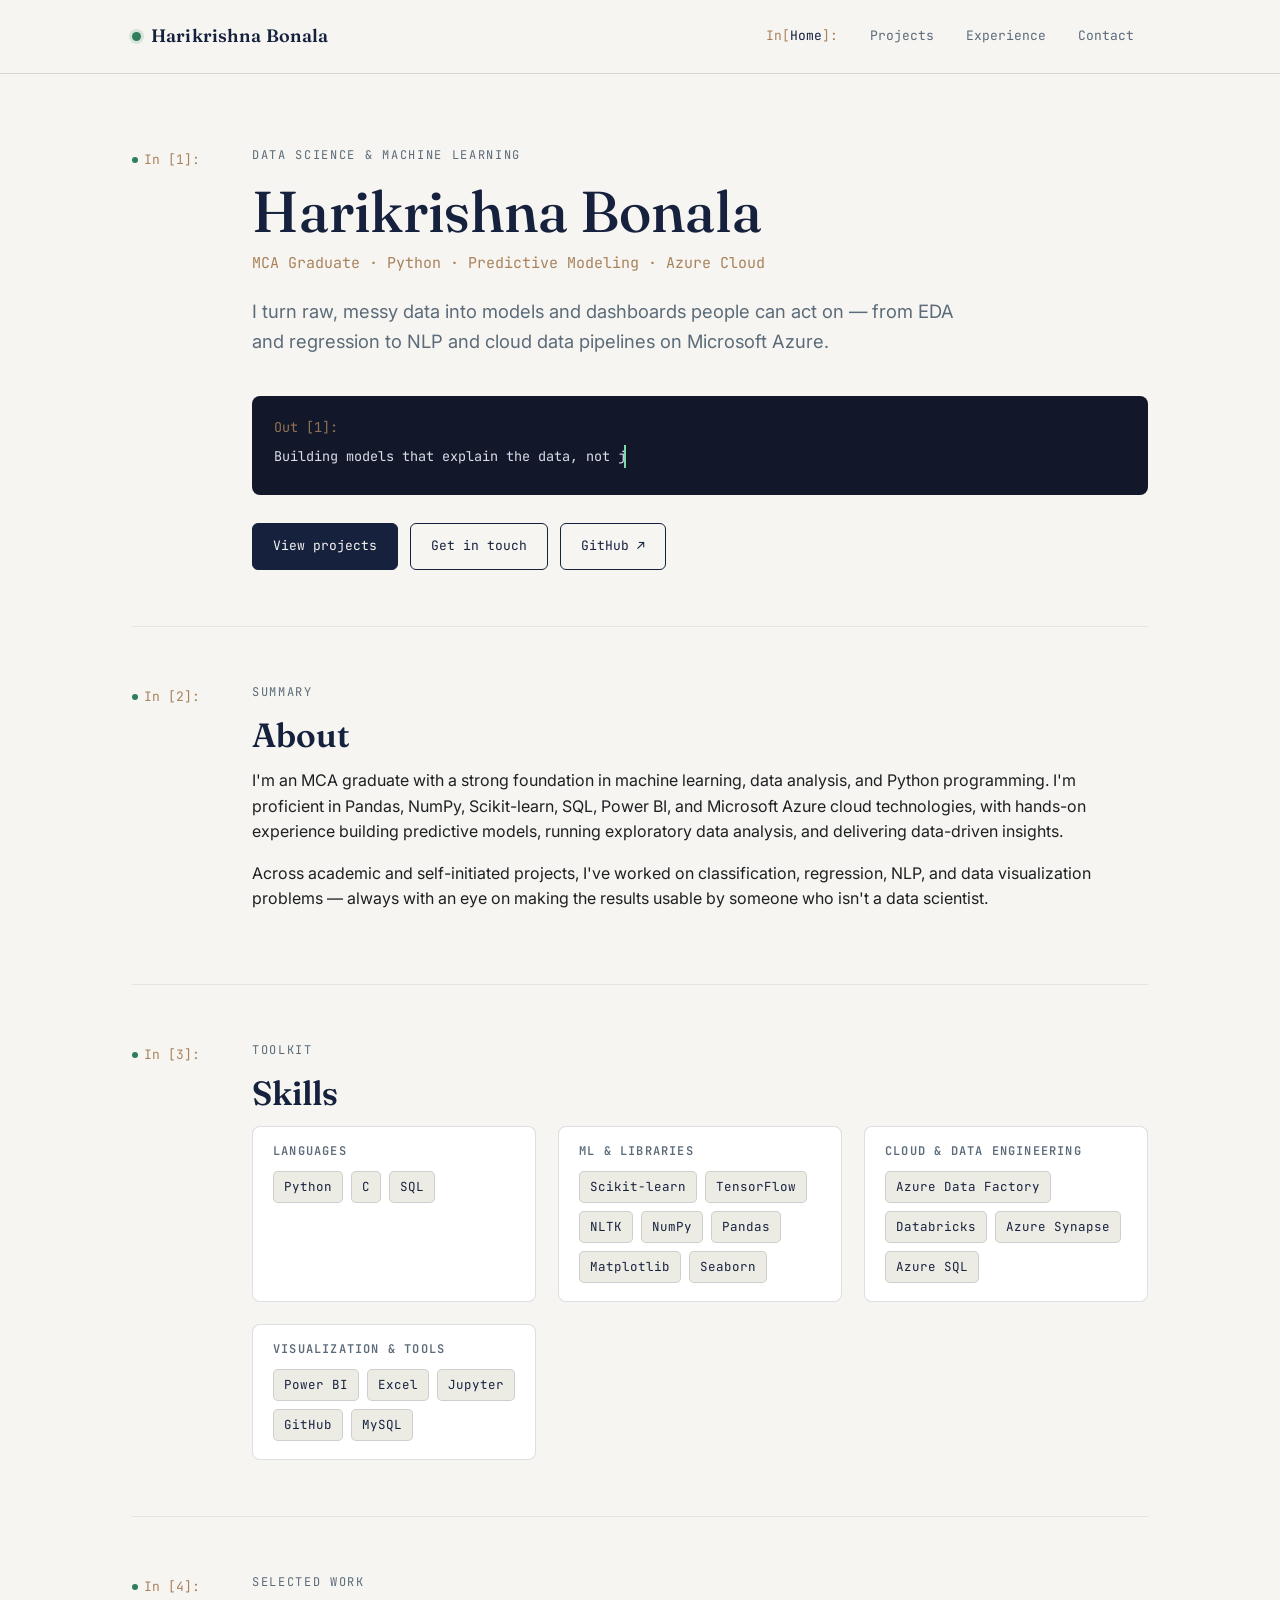
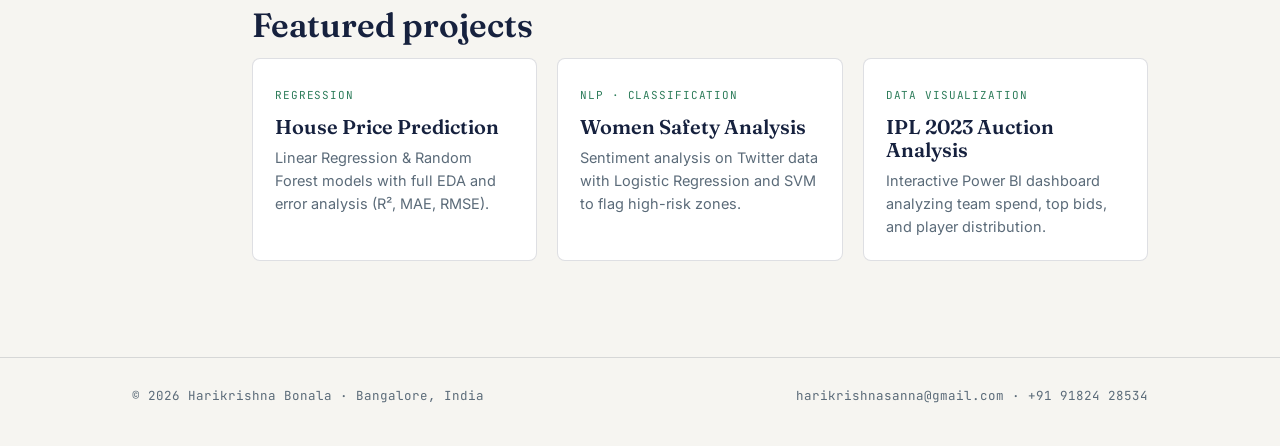
<file: index.html>
<!DOCTYPE html>
<html lang="en">
<head>
<meta charset="UTF-8" />
<meta name="viewport" content="width=device-width, initial-scale=1.0" />
<title>Harikrishna Bonala — Data Science &amp; Machine Learning</title>
<meta name="description" content="Portfolio of Harikrishna Bonala — MCA graduate specializing in machine learning, data analysis, and Python." />
<link rel="preconnect" href="https://fonts.googleapis.com">
<link href="https://fonts.googleapis.com/css2?family=Fraunces:wght@400;500;600&family=Inter:wght@400;500;600&family=JetBrains+Mono:wght@400;500&display=swap" rel="stylesheet">
<link rel="stylesheet" href="style.css" />
</head>
<body>

<header class="toolbar">
  <div class="toolbar-inner">
    <a class="brand" href="index.html">
      <span class="brand-dot" aria-hidden="true"></span>
      <span class="brand-name">Harikrishna Bonala</span>
    </a>
    <nav aria-label="Primary">
      <ul class="nav-links">
        <li><a href="index.html" class="active">Home</a></li>
        <li><a href="projects.html">Projects</a></li>
        <li><a href="experience.html">Experience</a></li>
        <li><a href="contact.html">Contact</a></li>
      </ul>
    </nav>
  </div>
</header>

<main class="page">

  <!-- HERO -->
  <section class="cell hero-cell">
    <div class="cell-marker"><span class="exec-dot" aria-hidden="true"></span>In&nbsp;[1]:</div>
    <div class="cell-body">
      <p class="eyebrow">Data Science &amp; Machine Learning</p>
      <h1 class="hero-name">Harikrishna Bonala</h1>
      <p class="hero-role">MCA Graduate · Python · Predictive Modeling · Azure Cloud</p>
      <p class="lede">I turn raw, messy data into models and dashboards people can act on — from EDA and regression to NLP and cloud data pipelines on Microsoft Azure.</p>

      <div class="hero-output" aria-hidden="false">
        <span class="out-label">Out [1]:</span>
        <span class="typed">Building models that explain the data, not just fit it.</span>
      </div>

      <div class="hero-actions">
        <a class="btn btn-solid" href="projects.html">View projects</a>
        <a class="btn" href="contact.html">Get in touch</a>
        <a class="btn" href="https://github.com/HariKrishna1-DS" target="_blank" rel="noopener">GitHub ↗</a>
      </div>
    </div>
  </section>

  <!-- ABOUT -->
  <section class="cell">
    <div class="cell-marker"><span class="exec-dot" aria-hidden="true"></span>In&nbsp;[2]:</div>
    <div class="cell-body">
      <p class="eyebrow">Summary</p>
      <h2>About</h2>
      <p>I'm an MCA graduate with a strong foundation in machine learning, data analysis, and Python programming. I'm proficient in Pandas, NumPy, Scikit-learn, SQL, Power BI, and Microsoft Azure cloud technologies, with hands-on experience building predictive models, running exploratory data analysis, and delivering data-driven insights.</p>
      <p>Across academic and self-initiated projects, I've worked on classification, regression, NLP, and data visualization problems — always with an eye on making the results usable by someone who isn't a data scientist.</p>
    </div>
  </section>

  <!-- SKILLS -->
  <section class="cell">
    <div class="cell-marker"><span class="exec-dot" aria-hidden="true"></span>In&nbsp;[3]:</div>
    <div class="cell-body">
      <p class="eyebrow">Toolkit</p>
      <h2>Skills</h2>
      <div class="skill-groups">
        <div class="skill-group">
          <h4>Languages</h4>
          <div class="chip-row">
            <span class="chip">Python</span>
            <span class="chip">C</span>
            <span class="chip">SQL</span>
          </div>
        </div>
        <div class="skill-group">
          <h4>ML &amp; Libraries</h4>
          <div class="chip-row">
            <span class="chip">Scikit-learn</span>
            <span class="chip">TensorFlow</span>
            <span class="chip">NLTK</span>
            <span class="chip">NumPy</span>
            <span class="chip">Pandas</span>
            <span class="chip">Matplotlib</span>
            <span class="chip">Seaborn</span>
          </div>
        </div>
        <div class="skill-group">
          <h4>Cloud &amp; Data Engineering</h4>
          <div class="chip-row">
            <span class="chip">Azure Data Factory</span>
            <span class="chip">Databricks</span>
            <span class="chip">Azure Synapse</span>
            <span class="chip">Azure SQL</span>
          </div>
        </div>
        <div class="skill-group">
          <h4>Visualization &amp; Tools</h4>
          <div class="chip-row">
            <span class="chip">Power BI</span>
            <span class="chip">Excel</span>
            <span class="chip">Jupyter</span>
            <span class="chip">GitHub</span>
            <span class="chip">MySQL</span>
          </div>
        </div>
      </div>
    </div>
  </section>

  <!-- FEATURED PROJECTS -->
  <section class="cell">
    <div class="cell-marker"><span class="exec-dot" aria-hidden="true"></span>In&nbsp;[4]:</div>
    <div class="cell-body">
      <p class="eyebrow">Selected work</p>
      <h2>Featured projects</h2>
      <div class="preview-grid">
        <a class="preview-card" href="projects.html#house-price">
          <span class="tag">Regression</span>
          <h3>House Price Prediction</h3>
          <p>Linear Regression &amp; Random Forest models with full EDA and error analysis (R², MAE, RMSE).</p>
        </a>
        <a class="preview-card" href="projects.html#women-safety">
          <span class="tag">NLP · Classification</span>
          <h3>Women Safety Analysis</h3>
          <p>Sentiment analysis on Twitter data with Logistic Regression and SVM to flag high-risk zones.</p>
        </a>
        <a class="preview-card" href="projects.html#ipl-auction">
          <span class="tag">Data Visualization</span>
          <h3>IPL 2023 Auction Analysis</h3>
          <p>Interactive Power BI dashboard analyzing team spend, top bids, and player distribution.</p>
        </a>
      </div>
    </div>
  </section>

</main>

<footer>
  <div class="footer-inner">
    <span>&copy; 2026 Harikrishna Bonala · Bangalore, India</span>
    <span><a href="mailto:harikrishnasanna@gmail.com">harikrishnasanna@gmail.com</a> · <a href="tel:+919182428534">+91 91824 28534</a></span>
  </div>
</footer>

<script src="script.js"></script>
</body>
</html>
</file>
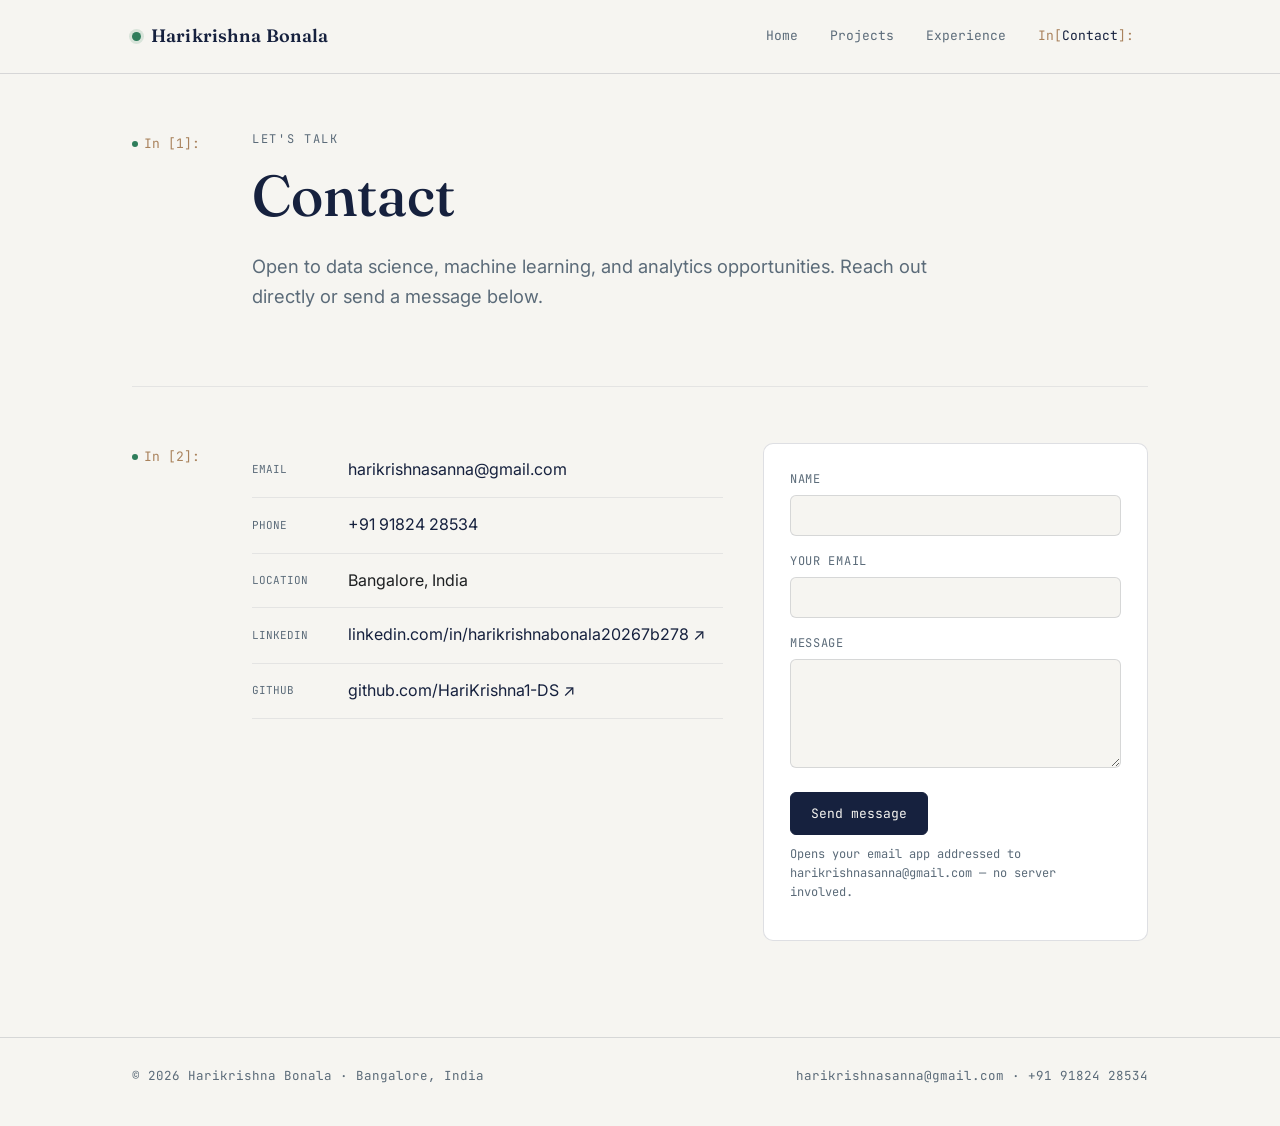
<file: contact.html>
<!DOCTYPE html>
<html lang="en">
<head>
<meta charset="UTF-8" />
<meta name="viewport" content="width=device-width, initial-scale=1.0" />
<title>Contact — Harikrishna Bonala</title>
<meta name="description" content="Get in touch with Harikrishna Bonala." />
<link rel="preconnect" href="https://fonts.googleapis.com">
<link href="https://fonts.googleapis.com/css2?family=Fraunces:wght@400;500;600&family=Inter:wght@400;500;600&family=JetBrains+Mono:wght@400;500&display=swap" rel="stylesheet">
<link rel="stylesheet" href="style.css" />
</head>
<body>

<header class="toolbar">
  <div class="toolbar-inner">
    <a class="brand" href="index.html">
      <span class="brand-dot" aria-hidden="true"></span>
      <span class="brand-name">Harikrishna Bonala</span>
    </a>
    <nav aria-label="Primary">
      <ul class="nav-links">
        <li><a href="index.html">Home</a></li>
        <li><a href="projects.html">Projects</a></li>
        <li><a href="experience.html">Experience</a></li>
        <li><a href="contact.html" class="active">Contact</a></li>
      </ul>
    </nav>
  </div>
</header>

<main class="page">

  <section class="cell">
    <div class="cell-marker"><span class="exec-dot" aria-hidden="true"></span>In&nbsp;[1]:</div>
    <div class="cell-body">
      <p class="eyebrow">Let's talk</p>
      <h1>Contact</h1>
      <p class="lede">Open to data science, machine learning, and analytics opportunities. Reach out directly or send a message below.</p>
    </div>
  </section>

  <section class="cell">
    <div class="cell-marker"><span class="exec-dot" aria-hidden="true"></span>In&nbsp;[2]:</div>
    <div class="cell-body">
      <div class="contact-grid">
        <div>
          <ul class="contact-list">
            <li><span class="contact-label">Email</span><a href="mailto:harikrishnasanna@gmail.com">harikrishnasanna@gmail.com</a></li>
            <li><span class="contact-label">Phone</span><a href="tel:+919182428534">+91 91824 28534</a></li>
            <li><span class="contact-label">Location</span><span>Bangalore, India</span></li>
            <li><span class="contact-label">LinkedIn</span><a href="https://linkedin.com/in/harikrishnabonala20267b278" target="_blank" rel="noopener">linkedin.com/in/harikrishnabonala20267b278 ↗</a></li>
            <li><span class="contact-label">GitHub</span><a href="https://github.com/HariKrishna1-DS" target="_blank" rel="noopener">github.com/HariKrishna1-DS ↗</a></li>
          </ul>
        </div>

        <form class="form-cell" id="contact-form">
          <div class="form-row">
            <label for="name">Name</label>
            <input type="text" id="name" name="name" required />
          </div>
          <div class="form-row">
            <label for="email">Your email</label>
            <input type="email" id="email" name="email" required />
          </div>
          <div class="form-row">
            <label for="message">Message</label>
            <textarea id="message" name="message" rows="5" required></textarea>
          </div>
          <button type="submit" class="btn btn-solid">Send message</button>
          <p class="form-note">Opens your email app addressed to harikrishnasanna@gmail.com — no server involved.</p>
        </form>
      </div>
    </div>
  </section>

</main>

<footer>
  <div class="footer-inner">
    <span>&copy; 2026 Harikrishna Bonala · Bangalore, India</span>
    <span><a href="mailto:harikrishnasanna@gmail.com">harikrishnasanna@gmail.com</a> · <a href="tel:+919182428534">+91 91824 28534</a></span>
  </div>
</footer>

<script src="script.js"></script>
</body>
</html>
</file>
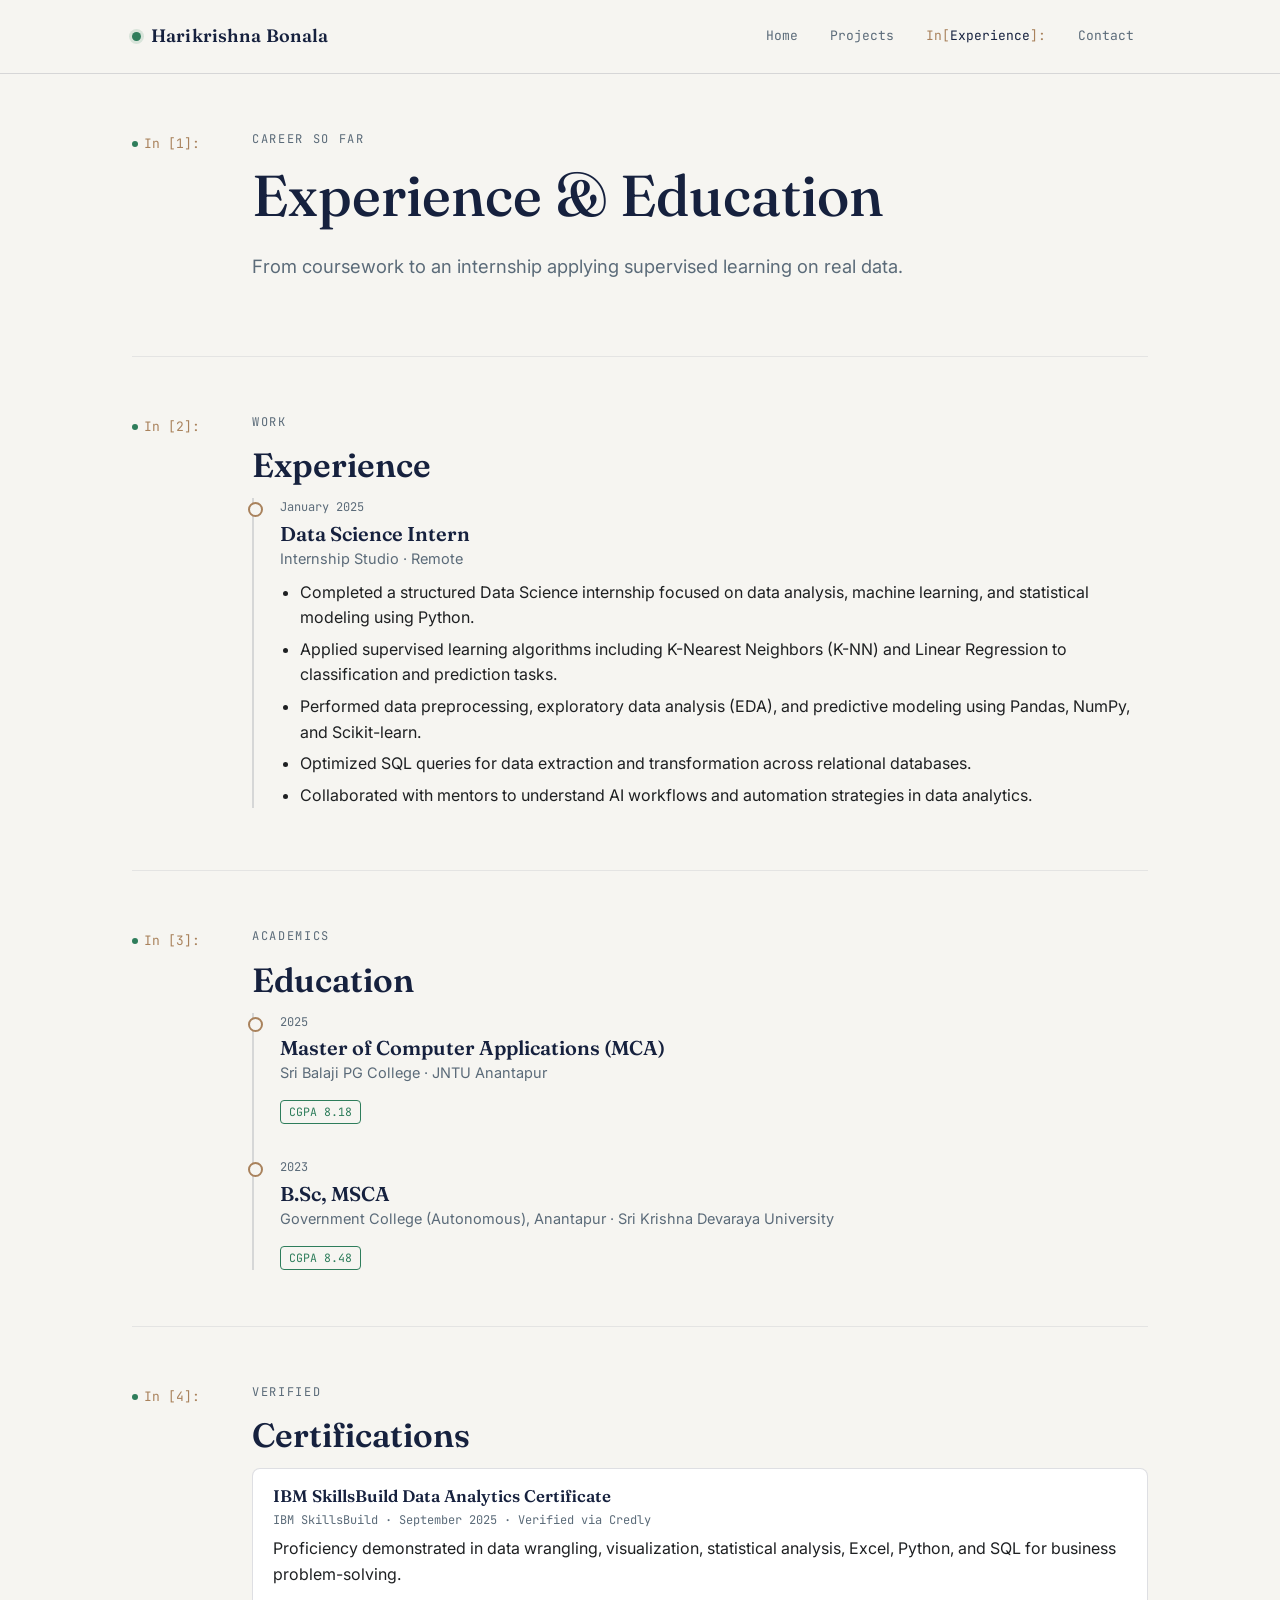
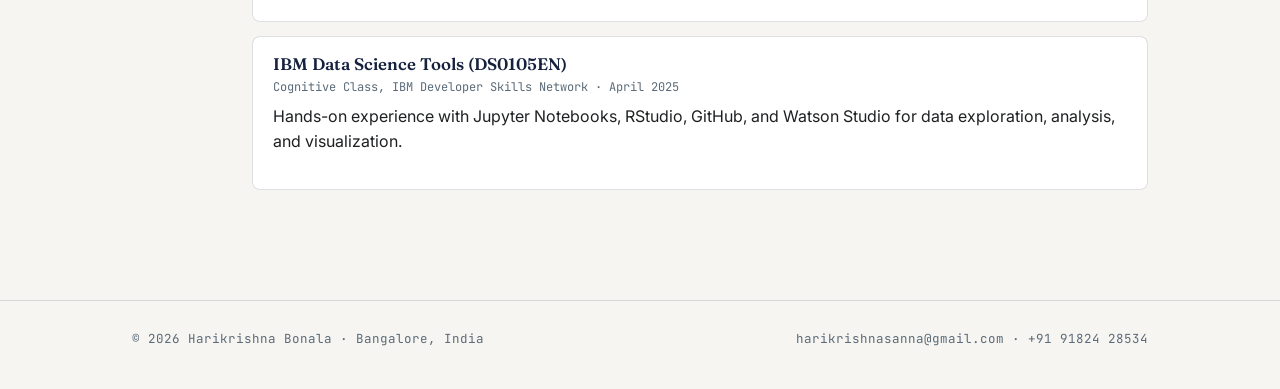
<file: experience.html>
<!DOCTYPE html>
<html lang="en">
<head>
<meta charset="UTF-8" />
<meta name="viewport" content="width=device-width, initial-scale=1.0" />
<title>Experience — Harikrishna Bonala</title>
<meta name="description" content="Education, internship experience, and certifications of Harikrishna Bonala." />
<link rel="preconnect" href="https://fonts.googleapis.com">
<link href="https://fonts.googleapis.com/css2?family=Fraunces:wght@400;500;600&family=Inter:wght@400;500;600&family=JetBrains+Mono:wght@400;500&display=swap" rel="stylesheet">
<link rel="stylesheet" href="style.css" />
</head>
<body>

<header class="toolbar">
  <div class="toolbar-inner">
    <a class="brand" href="index.html">
      <span class="brand-dot" aria-hidden="true"></span>
      <span class="brand-name">Harikrishna Bonala</span>
    </a>
    <nav aria-label="Primary">
      <ul class="nav-links">
        <li><a href="index.html">Home</a></li>
        <li><a href="projects.html">Projects</a></li>
        <li><a href="experience.html" class="active">Experience</a></li>
        <li><a href="contact.html">Contact</a></li>
      </ul>
    </nav>
  </div>
</header>

<main class="page">

  <section class="cell">
    <div class="cell-marker"><span class="exec-dot" aria-hidden="true"></span>In&nbsp;[1]:</div>
    <div class="cell-body">
      <p class="eyebrow">Career so far</p>
      <h1>Experience &amp; Education</h1>
      <p class="lede">From coursework to an internship applying supervised learning on real data.</p>
    </div>
  </section>

  <section class="cell">
    <div class="cell-marker"><span class="exec-dot" aria-hidden="true"></span>In&nbsp;[2]:</div>
    <div class="cell-body">
      <p class="eyebrow">Work</p>
      <h2>Experience</h2>
      <div class="timeline">
        <div class="tl-item">
          <span class="tl-date">January 2025</span>
          <h3>Data Science Intern</h3>
          <p class="tl-sub">Internship Studio · Remote</p>
          <ul>
            <li>Completed a structured Data Science internship focused on data analysis, machine learning, and statistical modeling using Python.</li>
            <li>Applied supervised learning algorithms including K-Nearest Neighbors (K-NN) and Linear Regression to classification and prediction tasks.</li>
            <li>Performed data preprocessing, exploratory data analysis (EDA), and predictive modeling using Pandas, NumPy, and Scikit-learn.</li>
            <li>Optimized SQL queries for data extraction and transformation across relational databases.</li>
            <li>Collaborated with mentors to understand AI workflows and automation strategies in data analytics.</li>
          </ul>
        </div>
      </div>
    </div>
  </section>

  <section class="cell">
    <div class="cell-marker"><span class="exec-dot" aria-hidden="true"></span>In&nbsp;[3]:</div>
    <div class="cell-body">
      <p class="eyebrow">Academics</p>
      <h2>Education</h2>
      <div class="timeline">
        <div class="tl-item">
          <span class="tl-date">2025</span>
          <h3>Master of Computer Applications (MCA)</h3>
          <p class="tl-sub">Sri Balaji PG College · JNTU Anantapur</p>
          <span class="cgpa-tag">CGPA 8.18</span>
        </div>
        <div class="tl-item">
          <span class="tl-date">2023</span>
          <h3>B.Sc, MSCA</h3>
          <p class="tl-sub">Government College (Autonomous), Anantapur · Sri Krishna Devaraya University</p>
          <span class="cgpa-tag">CGPA 8.48</span>
        </div>
      </div>
    </div>
  </section>

  <section class="cell">
    <div class="cell-marker"><span class="exec-dot" aria-hidden="true"></span>In&nbsp;[4]:</div>
    <div class="cell-body">
      <p class="eyebrow">Verified</p>
      <h2>Certifications</h2>

      <div class="cert-card">
        <h4>IBM SkillsBuild Data Analytics Certificate</h4>
        <span class="cert-meta">IBM SkillsBuild · September 2025 · Verified via Credly</span>
        <p>Proficiency demonstrated in data wrangling, visualization, statistical analysis, Excel, Python, and SQL for business problem-solving.</p>
      </div>

      <div class="cert-card">
        <h4>IBM Data Science Tools (DS0105EN)</h4>
        <span class="cert-meta">Cognitive Class, IBM Developer Skills Network · April 2025</span>
        <p>Hands-on experience with Jupyter Notebooks, RStudio, GitHub, and Watson Studio for data exploration, analysis, and visualization.</p>
      </div>
    </div>
  </section>

</main>

<footer>
  <div class="footer-inner">
    <span>&copy; 2026 Harikrishna Bonala · Bangalore, India</span>
    <span><a href="mailto:harikrishnasanna@gmail.com">harikrishnasanna@gmail.com</a> · <a href="tel:+919182428534">+91 91824 28534</a></span>
  </div>
</footer>

<script src="script.js"></script>
</body>
</html>
</file>
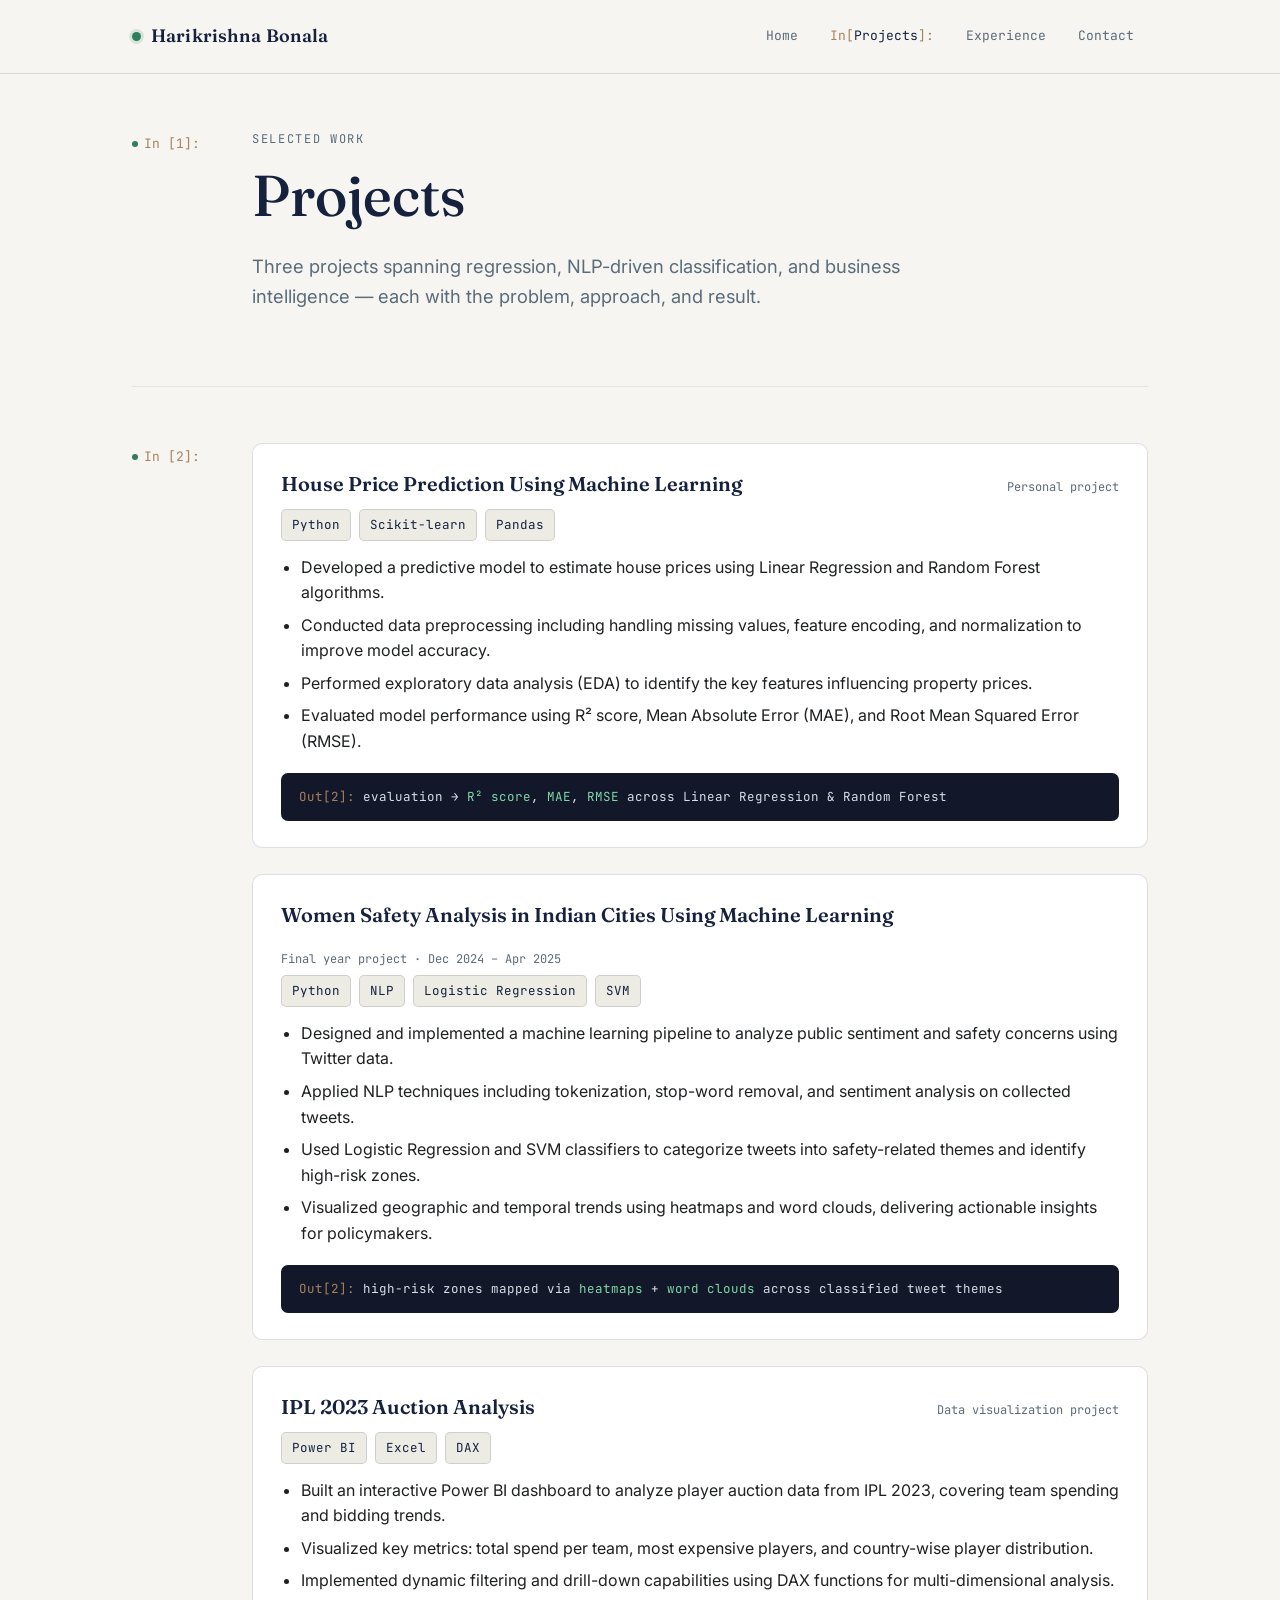
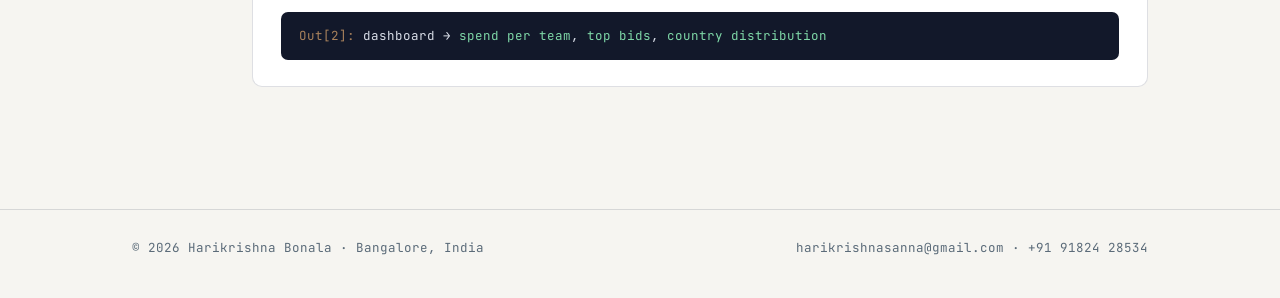
<file: projects.html>
<!DOCTYPE html>
<html lang="en">
<head>
<meta charset="UTF-8" />
<meta name="viewport" content="width=device-width, initial-scale=1.0" />
<title>Projects — Harikrishna Bonala</title>
<meta name="description" content="Machine learning and data analysis projects by Harikrishna Bonala." />
<link rel="preconnect" href="https://fonts.googleapis.com">
<link href="https://fonts.googleapis.com/css2?family=Fraunces:wght@400;500;600&family=Inter:wght@400;500;600&family=JetBrains+Mono:wght@400;500&display=swap" rel="stylesheet">
<link rel="stylesheet" href="style.css" />
</head>
<body>

<header class="toolbar">
  <div class="toolbar-inner">
    <a class="brand" href="index.html">
      <span class="brand-dot" aria-hidden="true"></span>
      <span class="brand-name">Harikrishna Bonala</span>
    </a>
    <nav aria-label="Primary">
      <ul class="nav-links">
        <li><a href="index.html">Home</a></li>
        <li><a href="projects.html" class="active">Projects</a></li>
        <li><a href="experience.html">Experience</a></li>
        <li><a href="contact.html">Contact</a></li>
      </ul>
    </nav>
  </div>
</header>

<main class="page">

  <section class="cell">
    <div class="cell-marker"><span class="exec-dot" aria-hidden="true"></span>In&nbsp;[1]:</div>
    <div class="cell-body">
      <p class="eyebrow">Selected work</p>
      <h1>Projects</h1>
      <p class="lede">Three projects spanning regression, NLP-driven classification, and business intelligence — each with the problem, approach, and result.</p>
    </div>
  </section>

  <section class="cell">
    <div class="cell-marker"><span class="exec-dot" aria-hidden="true"></span>In&nbsp;[2]:</div>
    <div class="cell-body">

      <article class="project" id="house-price">
        <div class="project-head">
          <h3>House Price Prediction Using Machine Learning</h3>
          <span class="project-meta">Personal project</span>
        </div>
        <div class="stack-row">
          <span class="chip">Python</span>
          <span class="chip">Scikit-learn</span>
          <span class="chip">Pandas</span>
        </div>
        <ul>
          <li>Developed a predictive model to estimate house prices using Linear Regression and Random Forest algorithms.</li>
          <li>Conducted data preprocessing including handling missing values, feature encoding, and normalization to improve model accuracy.</li>
          <li>Performed exploratory data analysis (EDA) to identify the key features influencing property prices.</li>
          <li>Evaluated model performance using R² score, Mean Absolute Error (MAE), and Root Mean Squared Error (RMSE).</li>
        </ul>
        <div class="output-block">
          <span class="out-tag">Out[2]:</span> evaluation → <span class="out-metric">R² score</span>, <span class="out-metric">MAE</span>, <span class="out-metric">RMSE</span> across Linear Regression &amp; Random Forest
        </div>
      </article>

      <article class="project" id="women-safety">
        <div class="project-head">
          <h3>Women Safety Analysis in Indian Cities Using Machine Learning</h3>
          <span class="project-meta">Final year project · Dec 2024 – Apr 2025</span>
        </div>
        <div class="stack-row">
          <span class="chip">Python</span>
          <span class="chip">NLP</span>
          <span class="chip">Logistic Regression</span>
          <span class="chip">SVM</span>
        </div>
        <ul>
          <li>Designed and implemented a machine learning pipeline to analyze public sentiment and safety concerns using Twitter data.</li>
          <li>Applied NLP techniques including tokenization, stop-word removal, and sentiment analysis on collected tweets.</li>
          <li>Used Logistic Regression and SVM classifiers to categorize tweets into safety-related themes and identify high-risk zones.</li>
          <li>Visualized geographic and temporal trends using heatmaps and word clouds, delivering actionable insights for policymakers.</li>
        </ul>
        <div class="output-block">
          <span class="out-tag">Out[2]:</span> high-risk zones mapped via <span class="out-metric">heatmaps</span> + <span class="out-metric">word clouds</span> across classified tweet themes
        </div>
      </article>

      <article class="project" id="ipl-auction">
        <div class="project-head">
          <h3>IPL 2023 Auction Analysis</h3>
          <span class="project-meta">Data visualization project</span>
        </div>
        <div class="stack-row">
          <span class="chip">Power BI</span>
          <span class="chip">Excel</span>
          <span class="chip">DAX</span>
        </div>
        <ul>
          <li>Built an interactive Power BI dashboard to analyze player auction data from IPL 2023, covering team spending and bidding trends.</li>
          <li>Visualized key metrics: total spend per team, most expensive players, and country-wise player distribution.</li>
          <li>Implemented dynamic filtering and drill-down capabilities using DAX functions for multi-dimensional analysis.</li>
        </ul>
        <div class="output-block">
          <span class="out-tag">Out[2]:</span> dashboard → <span class="out-metric">spend per team</span>, <span class="out-metric">top bids</span>, <span class="out-metric">country distribution</span>
        </div>
      </article>

    </div>
  </section>

</main>

<footer>
  <div class="footer-inner">
    <span>&copy; 2026 Harikrishna Bonala · Bangalore, India</span>
    <span><a href="mailto:harikrishnasanna@gmail.com">harikrishnasanna@gmail.com</a> · <a href="tel:+919182428534">+91 91824 28534</a></span>
  </div>
</footer>

<script src="script.js"></script>
</body>
</html>
</file>
<file: style.css>
/* ============================================================
   Harikrishna Bonala — Portfolio
   Design concept: the page reads like an executed Jupyter
   notebook. Every section is a "cell" with an In[n]: gutter
   label and a monospace execution marker. Content sections
   feel like markdown cells; project results feel like cell
   output blocks.
   ============================================================ */

:root {
  --ink: #16213e;
  --paper: #f6f5f1;
  --paper-dim: #ececE4;
  --slate: #5b6b79;
  --brass: #a9825c;
  --signal: #2e7d5b;
  --text: #1e2022;
  --line: rgba(22, 33, 62, 0.14);
  --line-soft: rgba(22, 33, 62, 0.08);
  --output-bg: #12182a;
  --output-text: #d9dee8;
  --output-accent: #7fd8a8;

  --font-display: "Fraunces", "Iowan Old Style", serif;
  --font-body: "Inter", "Segoe UI", sans-serif;
  --font-mono: "JetBrains Mono", "SFMono-Regular", monospace;
}

* { box-sizing: border-box; }

html {
  scroll-behavior: smooth;
}

body {
  margin: 0;
  background: var(--paper);
  color: var(--text);
  font-family: var(--font-body);
  font-size: 16px;
  line-height: 1.6;
  -webkit-font-smoothing: antialiased;
}

@media (prefers-reduced-motion: reduce) {
  * { animation-duration: 0.01ms !important; animation-iteration-count: 1 !important; transition-duration: 0.01ms !important; scroll-behavior: auto !important; }
}

a { color: inherit; }

::selection { background: var(--brass); color: var(--paper); }

img { max-width: 100%; display: block; }

/* ---------- Layout shell ---------- */

.page {
  max-width: 1080px;
  margin: 0 auto;
  padding: 0 32px;
}

/* ---------- Top nav: looks like a notebook toolbar ---------- */

.toolbar {
  border-bottom: 1px solid var(--line);
  background: var(--paper);
  position: sticky;
  top: 0;
  z-index: 40;
  backdrop-filter: blur(6px);
  background: rgba(246, 245, 241, 0.92);
}

.toolbar-inner {
  max-width: 1080px;
  margin: 0 auto;
  padding: 18px 32px;
  display: flex;
  align-items: center;
  justify-content: space-between;
  gap: 24px;
}

.brand {
  display: flex;
  align-items: center;
  gap: 10px;
  font-family: var(--font-mono);
  font-size: 14px;
  text-decoration: none;
  color: var(--ink);
  letter-spacing: 0.01em;
}

.brand-dot {
  width: 9px;
  height: 9px;
  border-radius: 50%;
  background: var(--signal);
  box-shadow: 0 0 0 3px rgba(46, 125, 91, 0.15);
  flex-shrink: 0;
}

.brand-name {
  font-family: var(--font-display);
  font-size: 18px;
  font-weight: 600;
  color: var(--ink);
}

.nav-links {
  display: flex;
  gap: 4px;
  list-style: none;
  margin: 0;
  padding: 0;
  font-family: var(--font-mono);
  font-size: 13px;
}

.nav-links a {
  display: inline-block;
  padding: 8px 14px;
  text-decoration: none;
  color: var(--slate);
  border-radius: 4px;
  transition: color 0.15s ease, background 0.15s ease;
}

.nav-links a:hover { color: var(--ink); background: var(--paper-dim); }
.nav-links a.active { color: var(--ink); }
.nav-links a.active::before { content: "In["; color: var(--brass); }
.nav-links a.active::after { content: "]:"; color: var(--brass); }

.nav-toggle {
  display: none;
}

/* ---------- Notebook cell primitive ---------- */

.cell {
  display: grid;
  grid-template-columns: 92px 1fr;
  gap: 0 28px;
  padding: 56px 0;
  border-bottom: 1px solid var(--line-soft);
}

.cell:last-of-type { border-bottom: none; }

.cell-marker {
  font-family: var(--font-mono);
  font-size: 13px;
  color: var(--brass);
  padding-top: 4px;
  white-space: nowrap;
}

.cell-marker .exec-dot {
  display: inline-block;
  width: 6px;
  height: 6px;
  border-radius: 50%;
  background: var(--signal);
  margin-right: 6px;
  transform: translateY(-1px);
}

.cell-body { min-width: 0; }

.eyebrow {
  font-family: var(--font-mono);
  font-size: 12px;
  text-transform: uppercase;
  letter-spacing: 0.14em;
  color: var(--slate);
  margin: 0 0 14px;
}

h1, h2, h3, h4 {
  font-family: var(--font-display);
  color: var(--ink);
  margin: 0 0 0.4em;
  font-weight: 600;
  line-height: 1.15;
}

h1 { font-size: clamp(2.4rem, 5vw, 3.6rem); font-weight: 500; }
h2 { font-size: clamp(1.6rem, 3vw, 2.1rem); }
h3 { font-size: 1.25rem; }

p { margin: 0 0 1em; color: var(--text); }

.lede {
  font-size: 1.15rem;
  color: var(--slate);
  max-width: 60ch;
}

/* ---------- Hero (index only) ---------- */

.hero-cell { padding-top: 72px; }

.hero-name {
  margin-bottom: 6px;
}

.hero-role {
  font-family: var(--font-mono);
  font-size: 15px;
  color: var(--brass);
  margin-bottom: 22px;
}

.hero-actions {
  display: flex;
  flex-wrap: wrap;
  gap: 12px;
  margin-top: 28px;
}

.btn {
  font-family: var(--font-mono);
  font-size: 13px;
  text-decoration: none;
  padding: 12px 20px;
  border-radius: 6px;
  border: 1px solid var(--ink);
  color: var(--ink);
  transition: transform 0.15s ease, background 0.15s ease, color 0.15s ease;
  display: inline-flex;
  align-items: center;
  gap: 8px;
}

.btn:hover { background: var(--ink); color: var(--paper); }

.btn-solid {
  background: var(--ink);
  color: var(--paper);
}

.btn-solid:hover { background: #0d1530; }

/* animated output block under hero */

.hero-output {
  margin-top: 40px;
  background: var(--output-bg);
  color: var(--output-text);
  border-radius: 8px;
  padding: 20px 22px;
  font-family: var(--font-mono);
  font-size: 13.5px;
  line-height: 1.7;
  overflow: hidden;
  position: relative;
}

.hero-output .out-label {
  color: var(--brass);
  opacity: 0.85;
  margin-bottom: 6px;
  display: block;
}

.hero-output .typed {
  border-right: 2px solid var(--output-accent);
  white-space: nowrap;
  overflow: hidden;
  display: inline-block;
  animation: type-in 2.1s steps(44, end) 0.3s 1 both, blink-caret 0.85s step-end infinite;
}

@keyframes type-in { from { width: 0; } to { width: 44ch; } }
@keyframes blink-caret { 50% { border-color: transparent; } }

.hero-output .stat-line { color: var(--output-accent); }

/* ---------- Skills ---------- */

.skill-groups {
  display: grid;
  grid-template-columns: repeat(auto-fit, minmax(230px, 1fr));
  gap: 22px;
  margin-top: 8px;
}

.skill-group {
  border: 1px solid var(--line);
  border-radius: 8px;
  padding: 18px 20px;
  background: #fff;
}

.skill-group h4 {
  font-family: var(--font-mono);
  font-size: 12px;
  text-transform: uppercase;
  letter-spacing: 0.1em;
  color: var(--slate);
  margin-bottom: 12px;
  font-weight: 600;
}

.chip-row {
  display: flex;
  flex-wrap: wrap;
  gap: 8px;
}

.chip {
  font-family: var(--font-mono);
  font-size: 12.5px;
  padding: 5px 10px;
  border-radius: 5px;
  background: var(--paper-dim);
  color: var(--ink);
  border: 1px solid var(--line);
}

/* ---------- Preview project cards on home ---------- */

.preview-grid {
  display: grid;
  grid-template-columns: repeat(auto-fit, minmax(260px, 1fr));
  gap: 20px;
  margin-top: 8px;
}

.preview-card {
  border: 1px solid var(--line);
  border-radius: 8px;
  padding: 22px;
  background: #fff;
  text-decoration: none;
  color: inherit;
  transition: transform 0.18s ease, box-shadow 0.18s ease, border-color 0.18s ease;
  display: block;
}

.preview-card:hover {
  transform: translateY(-3px);
  box-shadow: 0 10px 24px rgba(22, 33, 62, 0.08);
  border-color: var(--brass);
}

.preview-card .tag {
  font-family: var(--font-mono);
  font-size: 11px;
  color: var(--signal);
  text-transform: uppercase;
  letter-spacing: 0.08em;
}

.preview-card h3 { margin: 8px 0 8px; }
.preview-card p { color: var(--slate); font-size: 14.5px; margin-bottom: 0; }

/* ---------- Full project entries (projects page) ---------- */

.project {
  border: 1px solid var(--line);
  border-radius: 10px;
  background: #fff;
  padding: 28px 28px 26px;
  margin-bottom: 26px;
}

.project-head {
  display: flex;
  justify-content: space-between;
  align-items: baseline;
  gap: 16px;
  flex-wrap: wrap;
  margin-bottom: 6px;
}

.project-meta {
  font-family: var(--font-mono);
  font-size: 12px;
  color: var(--slate);
}

.project ul {
  margin: 14px 0 18px;
  padding-left: 20px;
}

.project li { margin-bottom: 7px; color: var(--text); }

.stack-row {
  display: flex;
  flex-wrap: wrap;
  gap: 8px;
  margin-bottom: 6px;
}

.output-block {
  background: var(--output-bg);
  color: var(--output-text);
  border-radius: 7px;
  padding: 14px 18px;
  font-family: var(--font-mono);
  font-size: 12.5px;
  margin-top: 4px;
}

.output-block .out-tag { color: var(--brass); }
.output-block .out-metric { color: var(--output-accent); }

/* ---------- Timeline (experience page) ---------- */

.timeline {
  position: relative;
  padding-left: 26px;
  border-left: 2px solid var(--line);
}

.tl-item {
  position: relative;
  padding-bottom: 34px;
}

.tl-item:last-child { padding-bottom: 0; }

.tl-item::before {
  content: "";
  position: absolute;
  left: -32px;
  top: 4px;
  width: 11px;
  height: 11px;
  border-radius: 50%;
  background: var(--paper);
  border: 2px solid var(--brass);
}

.tl-date {
  font-family: var(--font-mono);
  font-size: 12px;
  color: var(--slate);
  margin-bottom: 4px;
  display: block;
}

.tl-item h3 { margin-bottom: 2px; }
.tl-sub { color: var(--slate); font-size: 14.5px; margin-bottom: 10px; }

.tl-item ul { padding-left: 20px; margin: 10px 0 0; }
.tl-item li { margin-bottom: 6px; }

.cgpa-tag {
  display: inline-block;
  font-family: var(--font-mono);
  font-size: 11.5px;
  color: var(--signal);
  border: 1px solid var(--signal);
  border-radius: 4px;
  padding: 2px 8px;
  margin-top: 6px;
}

.cert-card {
  border: 1px solid var(--line);
  border-radius: 8px;
  padding: 18px 20px;
  background: #fff;
  margin-bottom: 14px;
}

.cert-card h4 { font-family: var(--font-display); font-size: 1.05rem; margin-bottom: 4px; color: var(--ink); }
.cert-card .cert-meta { font-family: var(--font-mono); font-size: 12px; color: var(--slate); margin-bottom: 6px; display: block;}

/* ---------- Contact page ---------- */

.contact-grid {
  display: grid;
  grid-template-columns: 1.1fr 0.9fr;
  gap: 40px;
}

@media (max-width: 720px) {
  .contact-grid { grid-template-columns: 1fr; }
}

.contact-list {
  list-style: none;
  padding: 0;
  margin: 0;
}

.contact-list li {
  display: flex;
  align-items: center;
  gap: 12px;
  padding: 14px 0;
  border-bottom: 1px solid var(--line-soft);
}

.contact-label {
  font-family: var(--font-mono);
  font-size: 11px;
  text-transform: uppercase;
  color: var(--slate);
  width: 84px;
  flex-shrink: 0;
}

.contact-list a {
  text-decoration: none;
  color: var(--ink);
  border-bottom: 1px solid transparent;
  transition: border-color 0.15s ease, color 0.15s ease;
}

.contact-list a:hover { border-color: var(--brass); color: var(--brass); }

.form-cell {
  background: #fff;
  border: 1px solid var(--line);
  border-radius: 10px;
  padding: 26px;
}

.form-row { margin-bottom: 16px; }

.form-row label {
  display: block;
  font-family: var(--font-mono);
  font-size: 12px;
  text-transform: uppercase;
  letter-spacing: 0.06em;
  color: var(--slate);
  margin-bottom: 6px;
}

.form-row input,
.form-row textarea {
  width: 100%;
  font-family: var(--font-body);
  font-size: 14.5px;
  padding: 11px 13px;
  border: 1px solid var(--line);
  border-radius: 6px;
  background: var(--paper);
  color: var(--text);
  resize: vertical;
}

.form-row input:focus,
.form-row textarea:focus {
  outline: 2px solid var(--brass);
  outline-offset: 1px;
}

.form-note {
  font-family: var(--font-mono);
  font-size: 12px;
  color: var(--slate);
  margin-top: 10px;
}

/* ---------- Footer ---------- */

footer {
  border-top: 1px solid var(--line);
  margin-top: 40px;
}

.footer-inner {
  max-width: 1080px;
  margin: 0 auto;
  padding: 28px 32px 40px;
  display: flex;
  justify-content: space-between;
  flex-wrap: wrap;
  gap: 12px;
  font-family: var(--font-mono);
  font-size: 12.5px;
  color: var(--slate);
}

footer a { text-decoration: none; color: var(--slate); }
footer a:hover { color: var(--ink); }

/* ---------- Scroll reveal ---------- */

.reveal {
  opacity: 0;
  transform: translateY(14px);
  transition: opacity 0.6s ease, transform 0.6s ease;
}

.reveal.in-view {
  opacity: 1;
  transform: none;
}

/* ---------- Focus visibility ---------- */

a:focus-visible, button:focus-visible {
  outline: 2px solid var(--brass);
  outline-offset: 2px;
}

/* ---------- Responsive ---------- */

@media (max-width: 640px) {
  .cell { grid-template-columns: 1fr; gap: 8px; padding: 40px 0; }
  .cell-marker { padding-top: 0; }
  .page { padding: 0 20px; }
  .toolbar-inner { padding: 14px 20px; flex-wrap: wrap; }
  .nav-links { font-size: 12px; }
  .hero-output .typed { animation: none; border-right: none; white-space: normal; }
}
</file>
